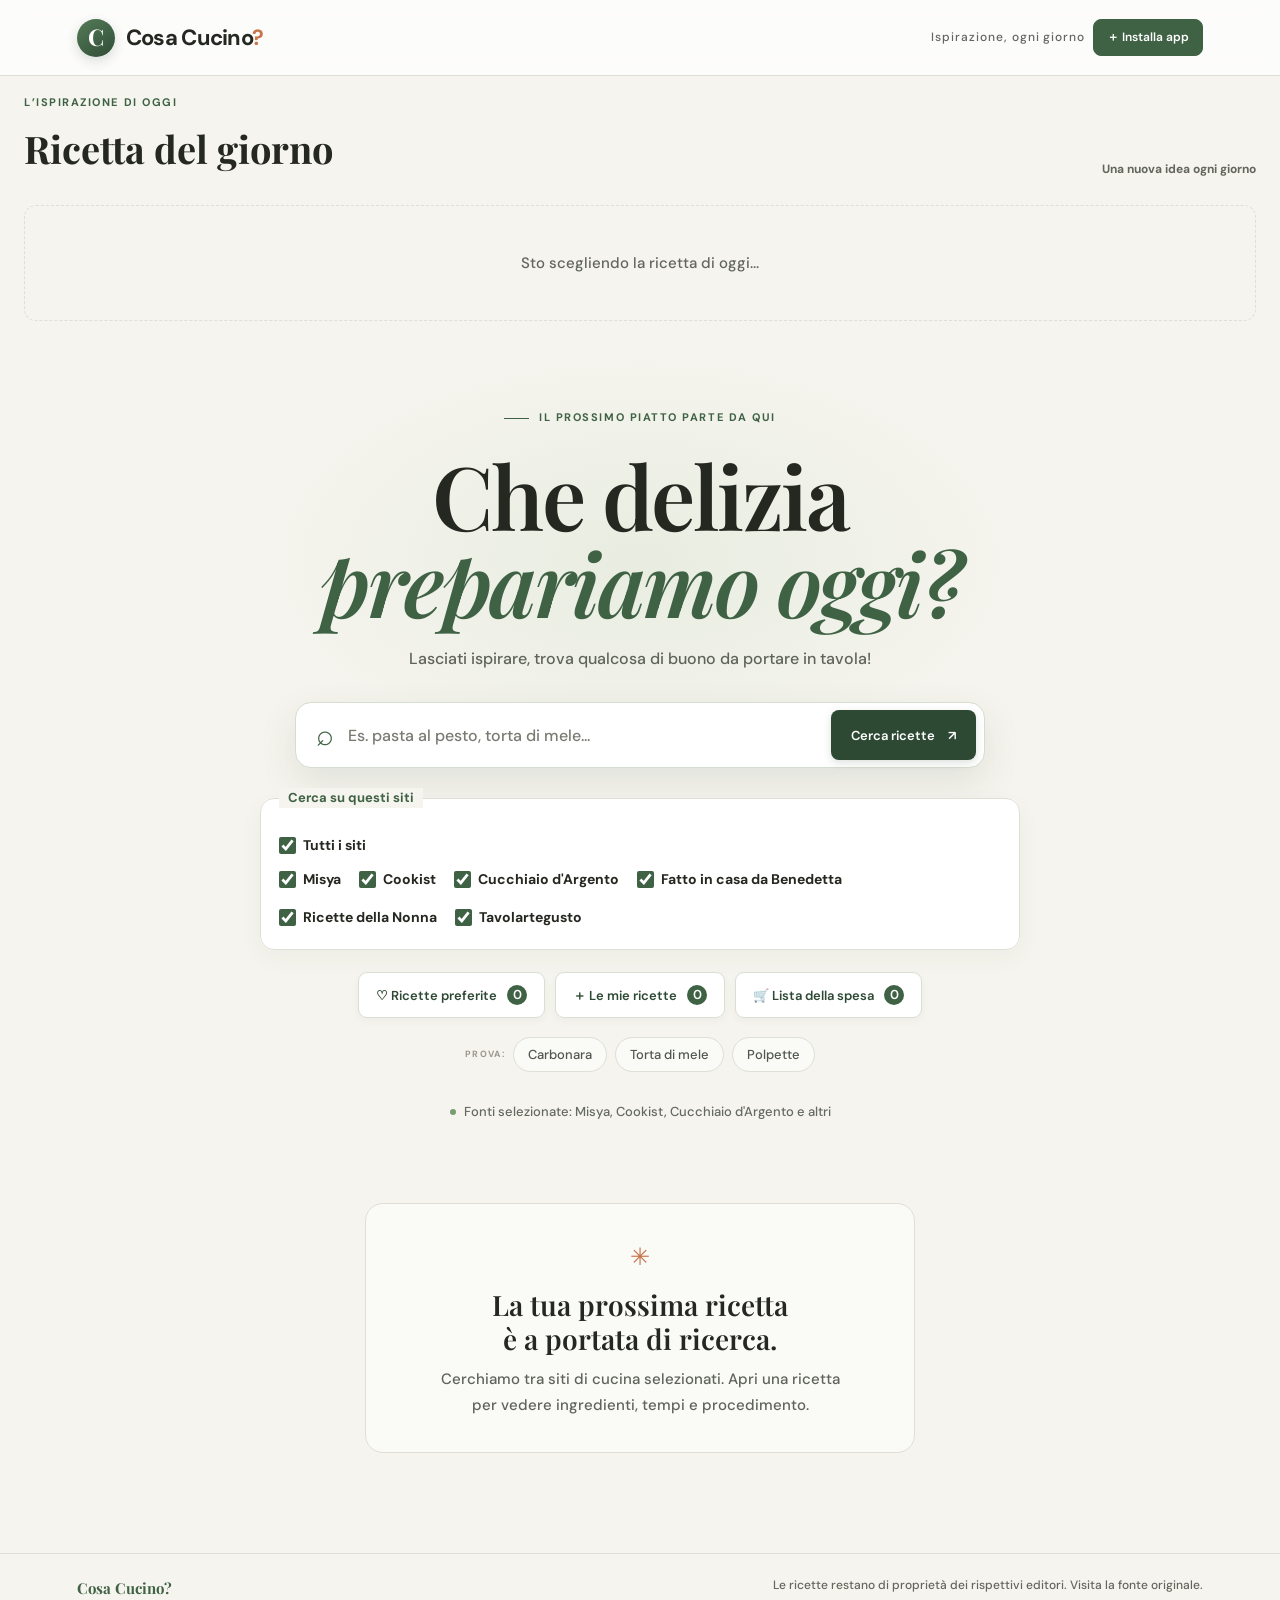
<file: backup/public/index.html>
<!doctype html>
<html lang="it">
<head>
  <meta charset="utf-8">
  <meta name="viewport" content="width=device-width, initial-scale=1">
  <meta name="theme-color" content="#3f6245">
  <link rel="manifest" href="/manifest.webmanifest">
  <link rel="icon" href="/icons/icon.svg" type="image/svg+xml">
  <link rel="apple-touch-icon" href="/icons/icon.svg">
  <meta name="description" content="Cosa Cucino? Trova ogni giorno idee e ricette dai tuoi siti di cucina preferiti.">
  <title>Cosa Cucino? — trova la tua prossima ricetta</title>
  <link rel="preconnect" href="https://fonts.googleapis.com">
  <link rel="preconnect" href="https://fonts.gstatic.com" crossorigin>
  <link href="https://fonts.googleapis.com/css2?family=DM+Sans:wght@400;500;600;700&family=Playfair+Display:wght@600;700&display=swap" rel="stylesheet">
  <link rel="stylesheet" href="/styles.css?v=17">
</head>
<body>
  <header class="topbar">
    <a class="brand" href="/" aria-label="Cosa Cucino? home"><span class="brand-mark">C</span><span>Cosa Cucino<span class="brand-dot">?</span></span></a>
    <div class="top-actions"><span class="top-note">Ispirazione, ogni giorno</span><button id="install-app" class="install-app-button" type="button">＋ Installa app</button></div>
  </header>
  <main>
    <section id="daily-recipe-section" class="results-section daily-recipe-section">
      <div class="section-heading"><div><div class="eyebrow">L’ISPIRAZIONE DI OGGI</div><h2>Ricetta del giorno</h2></div><span class="result-count">Una nuova idea ogni giorno</span></div>
      <div id="daily-recipe" class="results-grid"><div class="empty-state">Sto scegliendo la ricetta di oggi...</div></div>
    </section>
    <section class="hero">
      <div class="eyebrow"><span class="eyebrow-line"></span> IL PROSSIMO PIATTO PARTE DA QUI</div>
      <h1>Che delizia<br><em>prepariamo oggi?</em></h1>
      <p class="hero-copy">Lasciati ispirare, trova qualcosa di buono da portare in tavola!</p>
      <form id="search-form" class="search-form">
        <span class="search-icon" aria-hidden="true">⌕</span>
        <input id="query" type="search" placeholder="Es. pasta al pesto, torta di mele..." autocomplete="off" minlength="2" required>
        <button type="submit">Cerca ricette <span aria-hidden="true">↗</span></button>
      </form>
      <fieldset class="site-chooser">
        <legend>Cerca su questi siti</legend>
        <label class="site-option site-all"><input id="sites-all" type="checkbox" checked> Tutti i siti</label>
        <div class="site-options">
          <label class="site-option"><input type="checkbox" name="search-site" value="misya.info" checked> Misya</label>
          <label class="site-option"><input type="checkbox" name="search-site" value="cookist.it" checked> Cookist</label>
          <label class="site-option"><input type="checkbox" name="search-site" value="cucchiaio.it" checked> Cucchiaio d'Argento</label>
          <label class="site-option"><input type="checkbox" name="search-site" value="fattoincasadabenedetta.it" checked> Fatto in casa da Benedetta</label>
          <label class="site-option"><input type="checkbox" name="search-site" value="ricettedellanonna.net" checked> Ricette della Nonna</label>
          <label class="site-option"><input type="checkbox" name="search-site" value="tavolartegusto.it" checked> Tavolartegusto</label>
        </div>
      </fieldset>
      <div class="home-actions"><button id="show-favorites" class="favorites-home-button" type="button">♡ Ricette preferite <span id="favorites-count">0</span></button><button id="show-personal" class="favorites-home-button" type="button">＋ Le mie ricette <span id="personal-count">0</span></button><button id="show-shopping" class="favorites-home-button" type="button">🛒 Lista della spesa <span id="shopping-count">0</span></button></div>
      <div class="popular"><span>PROVA:</span><button class="chip" data-query="pasta alla carbonara">Carbonara</button><button class="chip" data-query="torta di mele">Torta di mele</button><button class="chip" data-query="polpette al sugo">Polpette</button></div>
      <div class="source-line"><span class="source-dot"></span> Fonti selezionate: Misya, Cookist, Cucchiaio d'Argento e altri</div>
    </section>
    <section id="results-section" class="results-section" hidden>
      <div class="section-heading"><div><div class="eyebrow">LA SELEZIONE PER TE</div><h2 id="results-title">Risultati</h2></div><span id="result-count" class="result-count"></span></div>
      <div id="results" class="results-grid"></div>
    </section>
    <section id="favorites-section" class="results-section" hidden>
      <div class="section-heading"><div><div class="eyebrow">LA TUA RACCOLTA</div><h2>Ricette preferite</h2></div><button id="back-home" class="back-home-button" type="button">Torna alla home</button></div>
      <div class="personal-tools"><input id="favorites-search" type="search" placeholder="Cerca nelle ricette preferite..."><select id="favorites-category-filter" aria-label="Filtra per categoria"><option value="">Tutte le categorie</option><option>Primo</option><option>Secondo</option><option>Contorno</option><option>Antipasto</option><option>Dolce</option><option>Altro</option></select></div><div id="favorites-grid" class="results-grid"></div>
    </section>
    <section id="personal-section" class="results-section" hidden>
      <div class="section-heading"><div><div class="eyebrow">IL TUO RICETTARIO</div><h2>Le mie ricette</h2></div><button id="personal-back" class="back-home-button" type="button">Torna alla home</button></div>
      <div class="personal-tools"><input id="personal-search" type="search" placeholder="Cerca nelle mie ricette..."><select id="personal-category-filter" aria-label="Filtra per categoria"><option value="">Tutte le categorie</option><option>Primo</option><option>Secondo</option><option>Contorno</option><option>Antipasto</option><option>Dolce</option><option>Altro</option></select></div><div id="personal-grid" class="results-grid"></div>
      <div class="personal-add-area"><button id="personal-add" class="recipe-button" type="button">＋ Aggiungi ricetta</button></div>
      <form id="personal-form" class="personal-form" hidden>
        <h3>Aggiungi una ricetta personale</h3>
        <label for="personal-title">Nome della ricetta</label><input id="personal-title" required maxlength="100" placeholder="Es. Lasagne della nonna">
        <label for="personal-category">Categoria</label><select id="personal-category"><option>Primo</option><option>Secondo</option><option>Contorno</option><option>Antipasto</option><option>Dolce</option><option selected>Altro</option></select>
        <label for="personal-ingredients">Ingredienti</label><textarea id="personal-ingredients" required rows="4" placeholder="Scrivi gli ingredienti, uno per riga"></textarea>
        <label for="personal-steps">Preparazione</label><textarea id="personal-steps" required rows="5" placeholder="Descrivi i passaggi, uno per riga"></textarea>
        <label for="personal-photo">Foto della ricetta (facoltativa)</label><input id="personal-photo" type="file" accept="image/*">
        <label for="personal-time">Tempo di preparazione (minuti, facoltativo)</label><input id="personal-time" type="number" min="1" max="1440" placeholder="Es. 45">
        <button type="submit" class="recipe-button">Salva ricetta personale</button>
      </form>

    </section>
    <section id="shopping-section" class="results-section" hidden>
      <div class="section-heading"><div><div class="eyebrow">LA TUA SPESA</div><h2>Lista della spesa</h2></div><button id="shopping-back" class="back-home-button" type="button">Torna alla home</button></div>
      <p class="shopping-hint">Spunta gli ingredienti man mano che li acquisti.</p>
      <div id="shopping-list" class="shopping-list"></div>
      <div class="shopping-actions"><button id="shopping-clear" class="favorite-remove" type="button">Svuota lista</button></div>
    </section>
    <section id="welcome" class="welcome">
      <div class="welcome-icon">✳</div>
      <h2>La tua prossima ricetta<br>è a portata di ricerca.</h2>
      <p>Cerchiamo tra siti di cucina selezionati. Apri una ricetta per vedere ingredienti, tempi e procedimento.</p>
    </section>
  </main>
  <div id="recipe-modal" class="modal" hidden>
    <div class="modal-backdrop" data-close></div>
    <article class="recipe-panel" role="dialog" aria-modal="true" aria-labelledby="recipe-title">
      <button class="close-button" data-close aria-label="Chiudi">×</button>
      <div id="recipe-content"></div>
    </article>
  </div>
  <div id="toast" class="toast" role="status" aria-live="polite"></div>
  <footer><span>Cosa Cucino?</span><span>Le ricette restano di proprietà dei rispettivi editori. Visita la fonte originale.</span></footer>
  <script src="/app.js?v=19" defer></script>
</body>
</html>
</file>
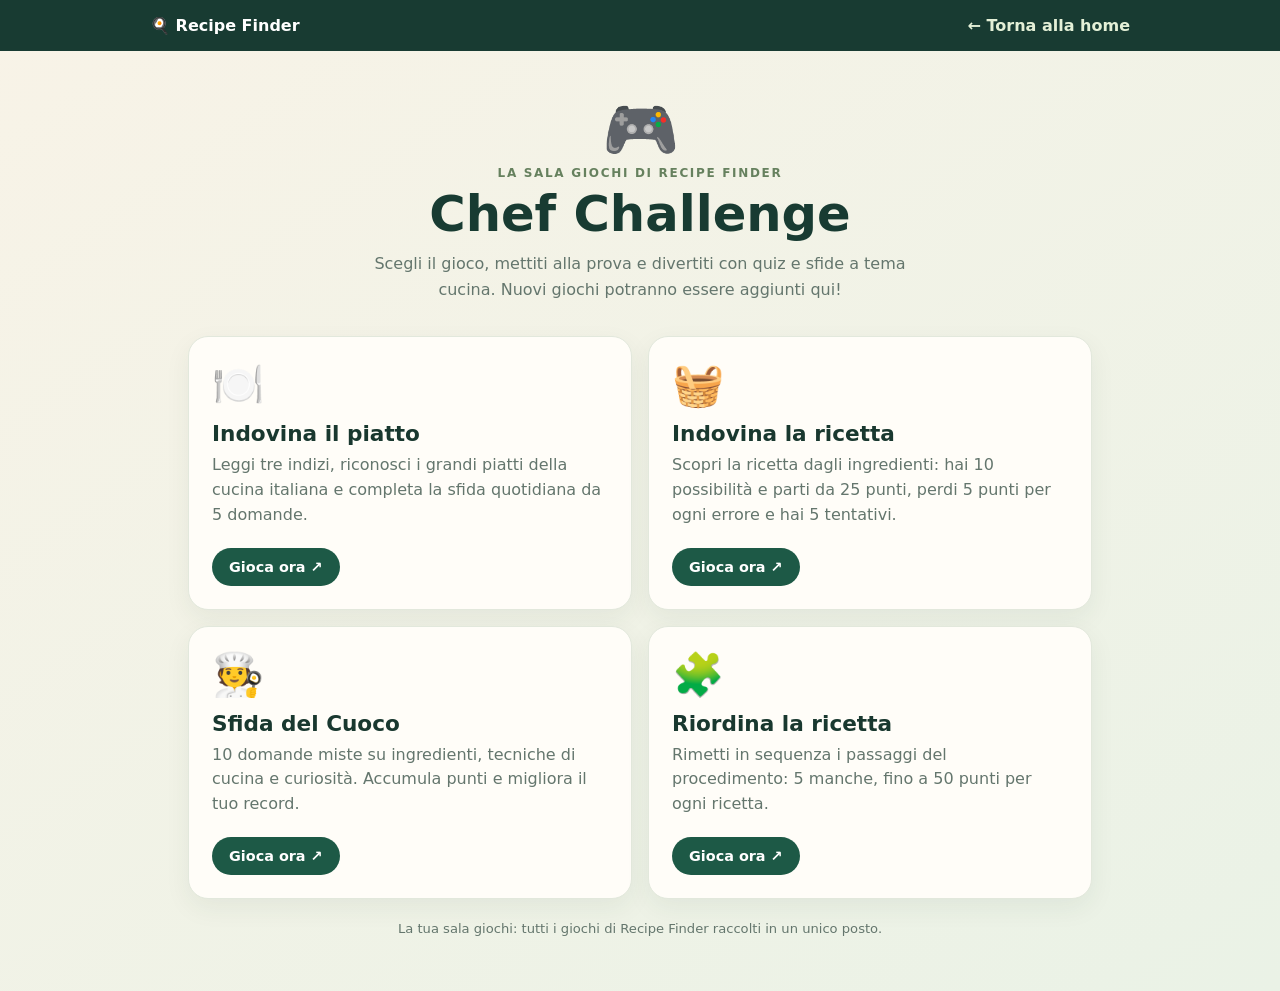
<file: public/chef-challenge.html>
<!doctype html>
<html lang="it">
<head>
<meta charset="utf-8"><meta name="viewport" content="width=device-width,initial-scale=1"><meta name="theme-color" content="#183b32">
<title>Chef Challenge – Sala giochi Recipe Finder</title>
<style>
html{overscroll-behavior-y:none}
:root{color-scheme:light;--ink:#19382f;--muted:#64766d;--paper:#fffdf8;--green:#1d5946;--lime:#e8f1dc;--line:#e2e8dc}
*{box-sizing:border-box}body{margin:0;min-height:100vh;background:linear-gradient(145deg,#f8f3e7,#eaf2e6);color:var(--ink);font-family:system-ui,-apple-system,Segoe UI,sans-serif}
header{background:#183b32;color:white;padding:16px max(18px,calc((100% - 980px)/2));display:flex;justify-content:space-between;align-items:center;gap:12px}header a{color:#e4f0d7;text-decoration:none;font-weight:700}
main{max-width:940px;margin:auto;padding:26px 18px 55px}.hero{text-align:center;padding:16px 8px 26px}.hero-icon{font-size:62px} .eyebrow{font-size:.75rem;letter-spacing:.14em;font-weight:850;color:#66815e}h1{font-size:clamp(2rem,6vw,3.1rem);margin:5px 0;color:#183b32}.hero p{max-width:570px;margin:8px auto;color:var(--muted);line-height:1.6}
.games{display:grid;grid-template-columns:repeat(2,minmax(0,1fr));gap:16px}.game{display:flex;flex-direction:column;align-items:flex-start;min-height:250px;padding:23px;background:var(--paper);border:1px solid var(--line);border-radius:20px;box-shadow:0 9px 26px #183b3210;text-decoration:none;color:inherit;transition:transform .18s,border-color .18s,box-shadow .18s}.game:hover{transform:translateY(-3px);border-color:#9db88f;box-shadow:0 14px 30px #183b3219}.game-icon{font-size:42px;margin-bottom:12px}.game h2{font-size:1.35rem;margin:0 0 7px}.game p{color:var(--muted);line-height:1.55;margin:0 0 20px}.go{margin-top:auto;background:var(--green);color:white;border-radius:99px;padding:11px 17px;font-weight:800;font-size:.9rem}.soon{background:#f0f1e8;color:#788276}.note{text-align:center;color:var(--muted);font-size:.82rem;margin:22px 0 0}
@media(max-width:600px){.games{grid-template-columns:1fr}.game{min-height:215px}header{padding:13px 15px}}
</style>
</head>
<body>
<header><strong>🍳 Recipe Finder</strong><a href="/">← Torna alla home</a></header>
<main>
<section class="hero"><div class="hero-icon">🎮</div><div class="eyebrow">LA SALA GIOCHI DI RECIPE FINDER</div><h1>Chef Challenge</h1><p>Scegli il gioco, mettiti alla prova e divertiti con quiz e sfide a tema cucina. Nuovi giochi potranno essere aggiunti qui!</p></section>
<section class="games" aria-label="Scegli un gioco">
<a class="game" href="/chef-challenge-game.html"><div class="game-icon">🍽️</div><h2>Indovina il piatto</h2><p>Leggi tre indizi, riconosci i grandi piatti della cucina italiana e completa la sfida quotidiana da 5 domande.</p><span class="go">Gioca ora ↗</span></a>
<a class="game" href="/ingredient-riddle.html"><div class="game-icon">🧺</div><h2>Indovina la ricetta</h2><p>Scopri la ricetta dagli ingredienti: hai 10 possibilità e parti da 25 punti, perdi 5 punti per ogni errore e hai 5 tentativi.</p><span class="go">Gioca ora ↗</span></a>
<a class="game" href="/chef-cookoff.html"><div class="game-icon">🧑‍🍳</div><h2>Sfida del Cuoco</h2><p>10 domande miste su ingredienti, tecniche di cucina e curiosità. Accumula punti e migliora il tuo record.</p><span class="go">Gioca ora ↗</span></a>
<a class="game" href="/recipe-order.html"><div class="game-icon">🧩</div><h2>Riordina la ricetta</h2><p>Rimetti in sequenza i passaggi del procedimento: 5 manche, fino a 50 punti per ogni ricetta.</p><span class="go">Gioca ora ↗</span></a>
</section>
<p class="note">La tua sala giochi: tutti i giochi di Recipe Finder raccolti in un unico posto.</p>
</main>
</body></html>
</file>
<file: styles.css>
:root{--ink:#24251f;--muted:#77786f;--paper:#f7f5ef;--card:#fffefa;--green:#49694c;--green-dark:#304c35;--line:#e6e2d8;--orange:#d98255}*{box-sizing:border-box}body{margin:0;background:var(--paper);color:var(--ink);font-family:"DM Sans",sans-serif}.topbar{height:76px;padding:0 max(6vw,24px);display:flex;align-items:center;justify-content:space-between;border-bottom:1px solid var(--line)}.brand{display:flex;align-items:center;gap:10px;color:var(--ink);text-decoration:none;font-size:21px;font-weight:700;letter-spacing:-1px}.brand-mark{display:grid;place-items:center;width:32px;height:32px;background:var(--green);color:white;border-radius:50%;font-family:"Playfair Display",serif;font-size:20px}.brand-dot{color:var(--orange)}.top-note{font-size:12px;color:var(--muted);letter-spacing:.08em}.hero{max-width:900px;margin:0 auto;padding:92px 24px 58px;text-align:center}.eyebrow{display:flex;align-items:center;justify-content:center;gap:10px;color:var(--green);font-size:10px;font-weight:700;letter-spacing:.18em}.eyebrow-line{height:1px;width:25px;background:var(--green)}h1,h2{font-family:"Playfair Display",Georgia,serif}h1{font-size:clamp(54px,8vw,88px);line-height:.99;letter-spacing:-3px;margin:24px 0 20px;font-weight:600}h1 em{color:var(--green);font-weight:600}.hero-copy{font-size:15px;line-height:1.7;color:var(--muted);max-width:490px;margin:0 auto 30px}.search-form{height:66px;max-width:690px;margin:0 auto;display:flex;align-items:center;padding:7px 8px 7px 20px;background:var(--card);border:1px solid #dedbd1;border-radius:12px;box-shadow:0 10px 35px #39351d0a}.search-icon{font-size:30px;color:var(--green);line-height:1}.search-form input{min-width:0;flex:1;border:0;outline:0;background:transparent;padding:0 14px;font:inherit;font-size:14px;color:var(--ink)}.search-form input::placeholder{color:#a2a197}.search-form button{height:50px;border:0;border-radius:8px;background:var(--green);color:white;padding:0 20px;font:600 13px "DM Sans";cursor:pointer;transition:.2s}.search-form button:hover{background:var(--green-dark)}.search-form button span{margin-left:10px}.popular{display:flex;justify-content:center;align-items:center;gap:8px;flex-wrap:wrap;margin:19px 0 30px}.popular>span{font-size:9px;letter-spacing:.14em;color:#99978d;font-weight:700}.chip{border:1px solid var(--line);background:transparent;border-radius:30px;padding:7px 12px;color:#68695f;font:500 11px "DM Sans";cursor:pointer}.chip:hover{border-color:var(--green);color:var(--green)}.source-line{display:flex;justify-content:center;align-items:center;gap:8px;font-size:11px;color:#8a897f}.source-dot{width:6px;height:6px;background:#7b9b70;border-radius:50%}.welcome{max-width:550px;margin:30px auto 100px;text-align:center;padding:38px 24px;border-top:1px solid var(--line)}.welcome-icon{font-size:24px;color:var(--orange)}.welcome h2{font-size:28px;line-height:1.2;font-weight:600;margin:12px 0}.welcome p{font-size:13px;line-height:1.7;color:var(--muted);max-width:420px;margin:auto}.results-section{max-width:1120px;margin:0 auto;padding:20px 24px 90px}.section-heading{display:flex;justify-content:space-between;align-items:end;margin-bottom:22px}.section-heading .eyebrow{justify-content:flex-start}.section-heading h2{font-size:34px;margin:7px 0 0}.result-count{font-size:12px;color:var(--muted)}.results-grid{display:grid;grid-template-columns:repeat(3,minmax(0,1fr));gap:17px}.result-card{background:var(--card);border:1px solid var(--line);border-radius:12px;overflow:hidden;display:flex;flex-direction:column;min-height:190px}.result-image{height:150px;background:#e9e5d9;object-fit:cover;width:100%}.result-placeholder{height:115px;background:linear-gradient(135deg,#e9e5d9,#f1eee5);display:grid;place-items:center;color:#8d9b80;font-size:35px}.result-body{padding:17px;display:flex;flex:1;flex-direction:column}.result-source{font-size:9px;letter-spacing:.12em;text-transform:uppercase;color:var(--green);font-weight:700}.result-card h3{font-family:"Playfair Display",serif;font-size:19px;line-height:1.25;font-weight:600;margin:8px 0}.result-card p{font-size:12px;line-height:1.55;color:var(--muted);margin:0 0 14px}.card-actions{margin-top:auto;display:flex;align-items:center;justify-content:space-between;gap:8px}.text-link,.recipe-button{font:600 11px "DM Sans";text-decoration:none;color:var(--green);cursor:pointer}.recipe-button{border:0;background:#edf1e9;border-radius:6px;padding:9px 12px}.recipe-button:hover{background:#dfe8dc}.empty-state,.error-state{grid-column:1/-1;text-align:center;padding:45px 20px;border:1px dashed var(--line);border-radius:12px;color:var(--muted);font-size:13px}.modal{position:fixed;inset:0;z-index:5;display:grid;place-items:center;padding:20px}.modal-backdrop{position:absolute;inset:0;background:#191b18a8;backdrop-filter:blur(3px)}.recipe-panel{position:relative;z-index:1;background:var(--card);width:min(720px,100%);max-height:90vh;overflow:auto;border-radius:15px;padding:34px}.close-button{position:absolute;right:15px;top:12px;border:0;background:#f0eee7;border-radius:50%;width:34px;height:34px;font-size:23px;cursor:pointer}.recipe-panel h2{font-size:34px;line-height:1.1;margin:8px 35px 10px 0}.recipe-meta{color:var(--muted);font-size:12px;margin-bottom:22px}.recipe-image{width:100%;max-height:260px;object-fit:cover;border-radius:9px;margin:5px 0 20px}.recipe-panel h3{font:700 11px "DM Sans";letter-spacing:.13em;text-transform:uppercase;color:var(--green);margin:24px 0 12px}.recipe-panel li{font-size:13px;line-height:1.7;margin:6px 0}.recipe-panel .source-visit{display:inline-block;margin-top:20px;padding:12px 16px;background:var(--green);color:white;text-decoration:none;border-radius:7px;font-size:12px;font-weight:600}.toast{position:fixed;bottom:22px;left:50%;transform:translate(-50%,20px);background:#252820;color:white;padding:12px 17px;border-radius:8px;font-size:12px;opacity:0;pointer-events:none;transition:.2s;z-index:10}.toast.show{opacity:1;transform:translate(-50%,0)}footer{border-top:1px solid var(--line);padding:22px max(6vw,24px);display:flex;justify-content:space-between;gap:20px;color:var(--muted);font-size:10px}footer span:first-child{font-weight:700;color:var(--green)}@media(max-width:760px){.hero{padding-top:65px}.results-grid{grid-template-columns:repeat(2,minmax(0,1fr))}.top-note{display:none}}@media(max-width:520px){.topbar{height:64px}.hero{padding:54px 18px 35px}h1{font-size:57px}.search-form{height:auto;min-height:60px;padding:6px 7px 6px 12px}.search-form button{padding:0 12px;font-size:11px}.search-form input{font-size:12px;padding:0 8px}.popular{margin-bottom:24px}.source-line{font-size:10px}.results-grid{grid-template-columns:1fr}.result-image{height:190px}.recipe-panel{padding:26px 20px}.recipe-panel h2{font-size:28px}footer{flex-direction:column;gap:8px}}

/* Keep the recipe dialog hidden until a recipe is opened. */
.modal[hidden]{display:none!important}

.home-actions{display:flex;justify-content:center;margin:0 auto 16px}
.favorites-home-button,.back-home-button{border:1px solid var(--green);background:#edf1e9;color:var(--green-dark);border-radius:8px;padding:11px 16px;font:600 12px "DM Sans";cursor:pointer}
.favorites-home-button:hover,.back-home-button:hover{background:#dfe8dc}
.favorites-home-button span{display:inline-grid;place-items:center;min-width:20px;height:20px;margin-left:7px;padding:0 5px;border-radius:20px;background:var(--green);color:white}
.favorite-toggle{position:sticky;top:0;z-index:2;display:block;width:100%;margin:0 0 18px;padding:13px 16px;border:1px solid var(--green);border-radius:8px;background:#edf1e9;color:var(--green-dark);font:700 13px "DM Sans";text-align:center;cursor:pointer}
.favorite-toggle[aria-pressed="true"]{background:var(--green);color:white}
.favorite-remove{border:0;background:transparent;color:#9b5945;font:600 11px "DM Sans";cursor:pointer;padding:8px}
@media(max-width:520px){.home-actions{margin-bottom:12px}.section-heading{align-items:flex-start;gap:12px}.back-home-button{white-space:nowrap;padding:9px 10px}}

.home-actions{gap:10px;flex-wrap:wrap}
.personal-form{max-width:680px;margin:0 auto 34px;padding:22px;background:var(--card);border:1px solid var(--line);border-radius:12px;display:flex;flex-direction:column;gap:9px}
.personal-form h3{font-family:"Playfair Display",serif;font-size:23px;margin:0 0 8px}
.personal-form label{font-size:12px;font-weight:600;color:var(--green-dark);margin-top:5px}
.personal-form input,.personal-form textarea{width:100%;border:1px solid var(--line);border-radius:7px;background:#fff;padding:11px 12px;font:13px "DM Sans";color:var(--ink);resize:vertical}
.personal-form input:focus,.personal-form textarea:focus{outline:2px solid #b7c8b3;border-color:var(--green)}
.personal-form .recipe-button{align-self:flex-start;margin-top:8px;padding:12px 16px}
.personal-list-title{max-width:680px;margin:0 auto 15px;font:600 20px "Playfair Display",serif}

.personal-form input[type="file"]{padding:9px;background:#fff}
.result-card .result-image{width:100%;height:180px;object-fit:cover;display:block}
.recipe-photo{display:block;width:100%;max-height:420px;object-fit:contain;border-radius:10px;margin:16px 0 22px}

.personal-form[hidden],#personal-add[hidden]{display:none!important}.personal-add-area{display:flex;justify-content:center;margin:28px 0 10px}.personal-add-area .recipe-button{padding:13px 22px;font-size:13px}

.personal-form select,.personal-tools input,.personal-tools select{width:100%;border:1px solid var(--line);border-radius:7px;background:#fff;padding:11px 12px;font:13px "DM Sans";color:var(--ink)}
.personal-tools{display:grid;grid-template-columns:2fr 1fr;gap:12px;margin:0 0 20px}
.shopping-add{margin-top:12px;width:100%;border:1px solid var(--green);border-radius:7px;background:#edf1e9;color:var(--green-dark);padding:10px;font:600 11px "DM Sans";cursor:pointer}
.shopping-hint{color:var(--muted);font-size:13px;margin:-8px 0 18px}
.shopping-list{max-width:760px;margin:0 auto;background:var(--card);border:1px solid var(--line);border-radius:12px;padding:12px 18px}
.shopping-item{display:flex;align-items:center;gap:12px;padding:13px 4px;border-bottom:1px solid var(--line);font-size:13px}
.shopping-item:last-child{border-bottom:0}
.shopping-item input{width:18px;height:18px;accent-color:var(--green)}
.shopping-item span{flex:1}
.shopping-item .checked{text-decoration:line-through;color:var(--muted)}
.shopping-actions{max-width:760px;margin:15px auto;text-align:right}
@media(max-width:520px){.personal-tools{grid-template-columns:1fr;gap:8px}}

.favorite-category-label{display:flex;align-items:center;gap:8px;margin:10px 0;color:var(--muted);font-size:12px}.favorite-category{flex:1;min-width:0;border:1px solid var(--line);border-radius:7px;background:#fff;padding:8px;font:12px 'DM Sans';color:var(--ink)}

.favorite-category-choice{display:grid;gap:8px;margin:12px 0;padding:12px;border:1px solid var(--line);border-radius:8px;background:#fff}.favorite-category-choice label{font-size:13px;font-weight:600}.favorite-category-choice select{width:100%;padding:10px;border:1px solid var(--line);border-radius:7px;background:#fff;font:13px 'DM Sans';color:var(--ink)}

.site-chooser{max-width:760px;margin:14px auto 22px;padding:12px 16px;border:1px solid var(--line);border-radius:10px;text-align:left;background:rgba(255,254,250,.75)}
.site-chooser legend{padding:0 7px;color:var(--green);font-size:12px;font-weight:700}
.site-option{display:inline-flex;align-items:center;gap:7px;color:var(--ink);font-size:12px;cursor:pointer}
.site-option input{accent-color:var(--green);width:15px;height:15px;margin:0}
.site-all{font-weight:700;padding-bottom:10px}
.site-options{display:flex;flex-wrap:wrap;gap:10px 18px}
@media(max-width:520px){.site-chooser{margin:12px 0 18px;padding:11px 12px}.site-options{display:grid;grid-template-columns:1fr;gap:11px}}


/* Visual polish: calmer spacing, stronger contrast and more readable text. */
:root{--ink:#242820;--muted:#62665d;--paper:#f5f4ee;--card:#fff;--green:#3f6245;--green-dark:#2d4933;--line:#dedfd5;--orange:#c8754b}
body{font-size:16px;line-height:1.6;-webkit-font-smoothing:antialiased}
.topbar{background:rgba(255,255,255,.72);backdrop-filter:blur(10px)}
.hero{padding-top:76px}
.eyebrow{font-size:11px;letter-spacing:.14em}
.hero-copy{font-size:16px;color:#5f635a}
.search-form{border-radius:16px;box-shadow:0 12px 32px rgba(44,54,38,.08)}
.search-form input{font-size:16px}
.search-form input::placeholder{color:#777b72;opacity:1}
.search-form button,.recipe-panel .source-visit{background:var(--green-dark)}
.chip{font-size:13px;color:#50564d;background:rgba(255,255,255,.55);padding:8px 14px}
.source-line{font-size:13px;color:#656a60}
.site-chooser{background:#fff;border-color:#dfe2d8;border-radius:14px;padding:15px 18px;box-shadow:0 5px 18px rgba(44,54,38,.04)}
.site-chooser legend{font-size:13px}
.site-option{font-size:14px;line-height:1.45;padding:3px 0}
.site-option input{width:17px;height:17px}
.welcome{margin-top:22px}
.welcome p{font-size:15px;color:#5f635a}
.results-section{padding-top:30px}
.section-heading{margin-bottom:26px}
.section-heading h2{font-size:clamp(30px,4vw,38px)}
.results-grid{gap:22px}
.result-card{border-color:#e1e2d9;border-radius:16px;box-shadow:0 5px 18px rgba(42,48,37,.045);transition:transform .18s ease,box-shadow .18s ease}
.result-card:hover{transform:translateY(-2px);box-shadow:0 10px 26px rgba(42,48,37,.09)}
.result-card .result-image{height:190px}
.result-body{padding:19px}
.result-source{font-size:11px;letter-spacing:.09em;color:#365b3d}
.result-card h3{font-size:21px;line-height:1.35;color:#262b24}
.result-card p{font-size:14px;line-height:1.65;color:#5d6259}
.recipe-button,.text-link{font-size:13px}
.recipe-button,.favorites-home-button,.back-home-button,.shopping-add{border-radius:9px}
.recipe-button{padding:10px 14px}
.empty-state,.error-state{font-size:15px;line-height:1.6}
.recipe-panel{border-radius:18px;box-shadow:0 18px 60px rgba(0,0,0,.2)}
.recipe-panel h2{font-size:clamp(28px,5vw,38px);line-height:1.2}
.recipe-panel h3{font-size:13px;letter-spacing:.09em}
.recipe-panel li{font-size:15px;line-height:1.8;color:#343a32;margin:8px 0}
.recipe-meta{font-size:14px;color:#555c52}
.personal-form{padding:26px;border-radius:16px;box-shadow:0 6px 22px rgba(42,48,37,.05)}
.personal-form label{font-size:14px}
.personal-form input,.personal-form textarea,.personal-form select,.personal-tools input,.personal-tools select{font-size:15px;min-height:44px}
.favorite-category-label{font-size:14px}
.favorite-category{font-size:14px}
.shopping-hint{font-size:15px;color:#5f635a}
.shopping-list{border-radius:16px;padding:14px 20px}
.shopping-item{font-size:15px;line-height:1.5}
.favorites-home-button,.back-home-button{font-size:13px;padding:12px 17px}
button,input,select,textarea{font-family:"DM Sans",sans-serif}
button{transition:background-color .18s ease,border-color .18s ease,transform .18s ease}
button:focus-visible,a:focus-visible,input:focus-visible,select:focus-visible,textarea:focus-visible{outline:3px solid #9bb49a;outline-offset:3px}
footer{font-size:12px;line-height:1.6}
@media(max-width:760px){.hero{padding-top:58px}.results-grid{gap:15px}.result-card h3{font-size:19px}}
@media(max-width:520px){
 body{font-size:15px}.hero{padding:48px 16px 34px}h1{font-size:clamp(48px,13vw,60px);letter-spacing:-2px}
 .hero-copy{font-size:15px}.search-form input{font-size:14px}.search-form button{font-size:12px}
 .site-option{font-size:14px}.results-section{padding:18px 16px 65px}
 .results-grid{grid-template-columns:1fr;gap:17px}.result-card .result-image{height:205px}
 .result-body{padding:18px}.result-card h3{font-size:21px}.result-card p{font-size:14px}
 .recipe-panel{padding:25px 19px;max-height:92vh}.recipe-panel li{font-size:14px}
 .personal-form{padding:19px}footer{font-size:11px}
}
@media(prefers-reduced-motion:reduce){*,*::before,*::after{scroll-behavior:auto!important;transition:none!important}}


/* Identità visiva Cosa Cucino? */
.brand{font-size:22px;letter-spacing:-.7px;gap:11px}
.brand-mark{width:38px;height:38px;font-size:23px;background:linear-gradient(145deg,#547b58,#304d36);box-shadow:0 4px 12px rgba(48,77,54,.18)}
.brand-dot{color:var(--orange)}
.hero{position:relative}
.hero:before{content:"";position:absolute;z-index:-1;left:50%;top:18px;transform:translateX(-50%);width:min(760px,95vw);height:420px;border-radius:50%;background:radial-gradient(ellipse,rgba(222,231,213,.55),rgba(245,244,238,0) 70%);pointer-events:none}
h1{letter-spacing:-2.5px}
.search-form{border:1px solid #d5ddcf;box-shadow:0 14px 38px rgba(47,73,49,.10)}
.search-form:focus-within{border-color:#789879;box-shadow:0 0 0 4px rgba(121,153,120,.13),0 14px 38px rgba(47,73,49,.09)}
.search-form button{box-shadow:0 3px 8px rgba(40,69,45,.16)}
.home-actions{gap:10px}
.favorites-home-button,.back-home-button{background:#fff;border-color:#d8e0d4;box-shadow:0 3px 10px rgba(47,73,49,.04)}
.favorites-home-button:hover,.back-home-button:hover{transform:translateY(-1px);border-color:#9bb49a;background:#f0f4ed}
.site-chooser{box-shadow:0 8px 24px rgba(47,73,49,.045)}
.welcome{background:rgba(255,255,255,.48);border:1px solid var(--line);border-radius:18px;padding:34px 24px}
footer span:first-child{font-family:"Playfair Display",Georgia,serif;font-size:15px}
@media(max-width:520px){.brand{font-size:20px}.brand-mark{width:35px;height:35px}.hero:before{height:340px}}

/* Ricetta del giorno: scheda a tutta larghezza e spazio inferiore ridotto. */
.daily-recipe-section{width:100%;max-width:none;padding:18px 24px 12px;margin:0}
.daily-recipe-section .results-grid{width:100%;max-width:none;grid-template-columns:minmax(0,1fr);gap:0}
.daily-recipe-section .result-card{width:100%;min-width:0}
.daily-recipe-section .result-card .result-image{width:100%;height:clamp(220px,34vw,390px);object-fit:cover}
.daily-recipe-section .result-body{padding:20px 22px}
@media(max-width:520px){
.daily-recipe-section{padding:12px 16px 8px}
.daily-recipe-section .result-card .result-image{height:220px}
.daily-recipe-section .result-body{padding:16px}
}

/* Installazione come app su Android */
.top-actions{display:flex;align-items:center;gap:14px}.install-app-button{border:1px solid var(--green);background:var(--green);color:#fff;border-radius:8px;padding:9px 13px;font:600 12px "DM Sans";cursor:pointer}.install-app-button:hover{background:var(--green-dark)}.install-app-button[hidden]{display:none!important}@media(max-width:520px){.top-actions{gap:0}.install-app-button{padding:9px 11px;font-size:11px}}


/* Ricerca sequenziale con avanzamento reale */
.search-progress{margin:0 0 22px;padding:16px 18px;background:#fff;border:1px solid #dfe4d9;border-radius:14px;box-shadow:0 5px 18px rgba(42,48,37,.045)}
.search-progress[hidden]{display:none!important}
.search-progress-top{display:flex;align-items:center;gap:13px}
.search-progress-copy{min-width:0;flex:1}
.search-progress-copy strong{display:block;color:var(--green-dark);font-size:14px}
.search-progress-copy p{margin:3px 0 0;color:var(--muted);font-size:12px;line-height:1.5}
.search-spinner{width:25px;height:25px;flex:0 0 25px;border:3px solid #e3e9df;border-top-color:var(--green);border-radius:50%;animation:recipe-search-spin .8s linear infinite}
.search-progress.is-done .search-spinner{animation:none;border-color:var(--green);position:relative}
.search-progress.is-done .search-spinner:after{content:"✓";position:absolute;inset:-2px;display:grid;place-items:center;color:var(--green);font-size:15px;font-weight:700}
.progress-track{height:7px;margin-top:13px;overflow:hidden;background:#edf0e9;border-radius:10px}
.progress-track>div{height:100%;width:0;background:linear-gradient(90deg,#72916e,#3f6245);border-radius:10px;transition:width .35s ease}
@keyframes recipe-search-spin{to{transform:rotate(360deg)}}
@media(prefers-reduced-motion:reduce){.search-spinner{animation:none}.progress-track>div{transition:none}}

.favorite-review{margin:12px 0;padding:12px;background:#f7f8f4;border:1px solid #e4e8df;border-radius:10px;display:grid;gap:7px}
.favorite-review label{font-size:12px;font-weight:600;color:var(--green-dark)}
.review-stars{display:flex;gap:5px}
.review-star{border:0;background:transparent;padding:0 2px;font-size:25px;line-height:1;color:#c7c9c1;cursor:pointer}
.review-star.is-active{color:#d49a36}
.favorite-review textarea{width:100%;min-height:58px;resize:vertical;border:1px solid var(--line);border-radius:7px;padding:9px;font:13px/1.5 "DM Sans";color:var(--ink);background:#fff}
.review-save{justify-self:start}
.history-list{max-width:760px;margin:0 auto;background:#fff;border:1px solid var(--line);border-radius:13px;padding:8px 16px}
.history-item{display:flex;align-items:center;gap:12px;padding:10px 2px;border-bottom:1px solid var(--line)}
.history-item:last-child{border-bottom:0}
.history-query{flex:1;min-width:0;text-align:left;border:0;background:transparent;color:var(--green-dark);font:600 14px "DM Sans";padding:7px 0;overflow-wrap:anywhere;cursor:pointer}
@media(max-width:520px){.favorite-review{padding:10px}}

/* Accessibilità: tema scuro e maggiore leggibilità */
body[data-theme="dark"] {
  color-scheme: dark;
  --ink: #f0eee6;
  --muted: #b5b6ad;
  --paper: #171b17;
  --card: #232923;
  --green: #a4c69f;
  --green-dark: #c1dfb8;
  --line: #3b443b;
  --orange: #efa47b;
}
body[data-theme="dark"] .topbar,
body[data-theme="dark"] .history-list,
body[data-theme="dark"] .search-form,
body[data-theme="dark"] .recipe-card,
body[data-theme="dark"] .favorite-card,
body[data-theme="dark"] .personal-card,
body[data-theme="dark"] .modal .recipe-panel,
body[data-theme="dark"] .shopping-list,
body[data-theme="dark"] .empty-state,
body[data-theme="dark"] .favorite-review textarea,
body[data-theme="dark"] input,
body[data-theme="dark"] select,
body[data-theme="dark"] textarea {
  background-color: var(--card);
  color: var(--ink);
  border-color: var(--line);
}
body[data-theme="dark"] .chip,
body[data-theme="dark"] .favorites-home-button,
body[data-theme="dark"] .back-home-button,
body[data-theme="dark"] .utility-toggle {
  color: var(--ink);
  border-color: var(--line);
}
body[data-theme="dark"] .top-note,
body[data-theme="dark"] .hero-copy,
body[data-theme="dark"] .source-line,
body[data-theme="dark"] .result-count,
body[data-theme="dark"] .popular > span,
body[data-theme="dark"] footer {
  color: var(--muted);
}
body[data-theme="dark"] .recipe-card p,
body[data-theme="dark"] .recipe-panel p,
body[data-theme="dark"] .recipe-panel li,
body[data-theme="dark"] .personal-card p,
body[data-theme="dark"] .favorite-card p {
  color: var(--muted);
}
body[data-theme="dark"] .modal-backdrop { background: #000b; }
body[data-theme="dark"] .install-app-button { background: var(--green); color: #172017; }
body[data-theme="dark"] .search-form input::placeholder,
body[data-theme="dark"] input::placeholder,
body[data-theme="dark"] textarea::placeholder { color: #9da69b; }
.utility-toggle {
  border: 1px solid var(--line);
  background: transparent;
  color: var(--ink);
  border-radius: 8px;
  padding: 9px 11px;
  font: 600 12px "DM Sans";
  cursor: pointer;
}
.utility-toggle.is-active { background: var(--green); color: #fff; border-color: var(--green); }
.top-actions { display:flex; align-items:center; gap:8px; }
body { font-weight: 500; }
button, input, select, textarea, label, strong, b, .result-count, .eyebrow { font-weight: 700; }
@media(max-width:700px) {
  .topbar { height:auto; min-height:76px; padding:14px 18px; align-items:flex-start; gap:12px; }
  .top-actions { justify-content:flex-end; flex-wrap:wrap; }
  .top-note { display:none; }
  .utility-toggle { font-size:11px; padding:8px; }
}


/* Correzione legenda e selettore dei siti: spaziatura e colori adattivi. */
.site-chooser {
  margin-top: 20px;
  padding: 16px 18px 18px;
  background: var(--card);
  border-color: var(--line);
}
.site-chooser legend {
  display: table;
  max-width: calc(100% - 24px);
  margin: 0 0 8px 0;
  padding: 0 9px;
  background: var(--paper);
  color: var(--green);
  line-height: 1.5;
}
.site-options {
  row-gap: 12px;
}
.site-option {
  color: var(--ink);
}
body[data-theme="dark"] .site-chooser {
  background: var(--card);
  border-color: var(--line);
}
body[data-theme="dark"] .site-chooser legend {
  background: var(--paper);
  color: var(--green);
}
@media (max-width: 520px) {
  .site-chooser {
    margin-top: 18px;
    padding: 15px 13px 16px;
  }
  .site-chooser legend {
    margin-bottom: 9px;
  }
}

/* Titolo separato dal bordo: evita sovrapposizioni della legenda nativa. */
.site-chooser {
  display: block;
  min-width: 0;
  margin: 20px auto 22px;
  padding: 16px 18px 18px;
  background: var(--card);
  border: 1px solid var(--line);
  border-radius: 14px;
}
.site-chooser-title {
  display: block;
  position: static;
  width: 100%;
  margin: 0 0 12px;
  padding: 0;
  color: var(--green);
  font-size: 14px;
  font-weight: 700;
  line-height: 1.4;
}
.site-chooser .site-all { margin-bottom: 8px; }
body[data-theme="dark"] .site-chooser { background: var(--card); border-color: var(--line); }
body[data-theme="dark"] .site-chooser-title { color: var(--green); }
@media (max-width: 520px) {
  .site-chooser { margin: 18px 0 18px; padding: 15px 13px 16px; }
  .site-chooser-title { margin-bottom: 11px; }
}


/* Informazioni chiave nella scheda ricetta */
.recipe-portions {
  display: flex;
  align-items: baseline;
  justify-content: space-between;
  gap: 14px;
  margin: 20px 0 12px;
  padding: 14px 16px;
  border: 1px solid var(--line);
  border-left: 4px solid var(--green);
  border-radius: 11px;
  background: var(--card);
  color: var(--ink);
}
.recipe-portions span {
  color: var(--muted);
  font-size: 11px;
  font-weight: 800;
  letter-spacing: .08em;
}
.recipe-portions strong {
  color: var(--green-dark);
  font-size: 18px;
  text-align: right;
}
.calorie-review {
  display: grid;
  gap: 6px;
  margin: 24px 0 4px;
  padding: 15px 16px;
  border: 1px solid var(--line);
  border-radius: 11px;
  background: var(--card);
  color: var(--ink);
}
.calorie-review strong { color: var(--green-dark); font-size: 14px; }
.calorie-review span { color: var(--muted); font-size: 13px; line-height: 1.5; }


/* Contrasto della valutazione calorica e leggibilità completa in tema scuro. */
.calorie-review-status {
  display: block;
  font-weight: 700;
}
.calorie-review-status--ok { color: #26743a !important; }
.calorie-review-status--over { color: #c62828 !important; }
.calorie-review-status--unknown { color: var(--muted) !important; }

body[data-theme="dark"] {
  --ink: #f3f4ef;
  --muted: #c0c8bd;
  --paper: #141914;
  --card: #222a23;
  --green: #b4d5ad;
  --green-dark: #c8e5c1;
  --line: #465247;
  --orange: #f0ad83;
  background: var(--paper);
  color: var(--ink);
}
body[data-theme="dark"] .topbar,
body[data-theme="dark"] .personal-form,
body[data-theme="dark"] .shopping-list,
body[data-theme="dark"] .site-chooser,
body[data-theme="dark"] .welcome,
body[data-theme="dark"] .recipe-panel,
body[data-theme="dark"] .result-card,
body[data-theme="dark"] .calorie-review,
body[data-theme="dark"] .recipe-portions {
  background: var(--card);
  color: var(--ink);
  border-color: var(--line);
}
body[data-theme="dark"] .hero-copy,
body[data-theme="dark"] .welcome p,
body[data-theme="dark"] .result-card p,
body[data-theme="dark"] .recipe-meta,
body[data-theme="dark"] .recipe-panel li,
body[data-theme="dark"] .shopping-hint,
body[data-theme="dark"] .shopping-item,
body[data-theme="dark"] .recipe-portions span,
body[data-theme="dark"] .calorie-review span:not(.calorie-review-status),
body[data-theme="dark"] .top-note,
body[data-theme="dark"] .result-count,
body[data-theme="dark"] footer {
  color: var(--muted);
}
body[data-theme="dark"] .result-card h3,
body[data-theme="dark"] .recipe-panel h2,
body[data-theme="dark"] .personal-form h3,
body[data-theme="dark"] .personal-list-title,
body[data-theme="dark"] .recipe-panel h3 {
  color: var(--ink);
}
body[data-theme="dark"] .personal-form input,
body[data-theme="dark"] .personal-form textarea,
body[data-theme="dark"] .personal-form select,
body[data-theme="dark"] .personal-tools input,
body[data-theme="dark"] .personal-tools select,
body[data-theme="dark"] .favorite-category,
body[data-theme="dark"] .favorite-category-choice,
body[data-theme="dark"] .favorite-category-choice select,
body[data-theme="dark"] .favorite-category-choice label,
body[data-theme="dark"] .search-form,
body[data-theme="dark"] .search-form input,
body[data-theme="dark"] .site-chooser,
body[data-theme="dark"] .shopping-list,
body[data-theme="dark"] .close-button {
  background: var(--card);
  color: var(--ink);
  border-color: var(--line);
}
body[data-theme="dark"] .recipe-button,
body[data-theme="dark"] .shopping-add,
body[data-theme="dark"] .favorites-home-button,
body[data-theme="dark"] .back-home-button,
body[data-theme="dark"] .favorite-toggle {
  background: #303d31;
  color: #e8f2e5;
  border-color: #607861;
}
body[data-theme="dark"] .recipe-button:hover,
body[data-theme="dark"] .shopping-add:hover,
body[data-theme="dark"] .favorites-home-button:hover,
body[data-theme="dark"] .back-home-button:hover {
  background: #3a4b3b;
}
body[data-theme="dark"] .recipe-panel .source-visit,
body[data-theme="dark"] .search-form button {
  background: #8fb68b;
  color: #142016;
}
body[data-theme="dark"] .recipe-portions strong,
body[data-theme="dark"] .calorie-review strong,
body[data-theme="dark"] .site-chooser-title,
body[data-theme="dark"] .site-option,
body[data-theme="dark"] .eyebrow,
body[data-theme="dark"] .result-source,
body[data-theme="dark"] .text-link {
  color: var(--green);
}
body[data-theme="dark"] .calorie-review-status--ok { color: #79d58b !important; }
body[data-theme="dark"] .calorie-review-status--over { color: #ff8585 !important; }
body[data-theme="dark"] .calorie-review-status--unknown { color: var(--muted) !important; }
body[data-theme="dark"] .empty-state,
body[data-theme="dark"] .error-state {
  background: var(--card);
  color: var(--muted);
  border-color: var(--line);
}
body[data-theme="dark"] .close-button {
  color: var(--ink);
}
body[data-theme="dark"] .favorite-remove {
  color: #ff9b91;
}


/* Palette tipografica uniforme in tema scuro: testo primario, secondario e accenti. */
body[data-theme="dark"] {
  --text-primary: #edf1eb;
  --text-secondary: #c0c9bf;
  --text-accent: #b9d9b1;
}
body[data-theme="dark"] :is(
  h1,h2,h3,h4,p,li,label,small,strong,b,
  .brand,.hero-copy,.welcome p,.top-note,.source-line,.result-count,
  .result-card h3,.result-card p,.result-source,.recipe-meta,
  .recipe-panel h2,.recipe-panel h3,.recipe-panel p,.recipe-panel li,
  .recipe-portions,.recipe-portions span,.recipe-portions strong,
  .calorie-review,.calorie-review strong,.calorie-review span,
  .site-chooser-title,.site-option,.popular>span,.chip,
  .favorite-category-label,.favorite-review label,.favorite-review textarea,
  .history-query,.history-item,.shopping-hint,.shopping-item,
  .personal-form label,.personal-form h3,.personal-list-title,
  .empty-state,.error-state,.eyebrow,footer
) { color: var(--text-primary); }
body[data-theme="dark"] :is(
  .hero-copy,.welcome p,.top-note,.source-line,.result-count,
  .result-card p,.recipe-meta,.recipe-panel li,.recipe-portions span,
  .calorie-review span:not(.calorie-review-status),.shopping-hint,
  .shopping-item,.favorite-category-label,.history-item,footer
) { color: var(--text-secondary); }
body[data-theme="dark"] :is(
  .eyebrow,.site-chooser-title,.site-option,.result-source,
  .recipe-portions strong,.calorie-review strong,.history-query,
  .text-link,.brand-dot
) { color: var(--text-accent); }
body[data-theme="dark"] .chip {
  background: #29342b;
  border-color: var(--line);
}
body[data-theme="dark"] .popular .chip:hover { color: var(--text-accent); }
body[data-theme="dark"] :is(input,select,textarea) {
  color: var(--text-primary);
  background-color: var(--card);
  border-color: var(--line);
}
body[data-theme="dark"] :is(input,textarea)::placeholder { color: #aeb9ad; opacity: 1; }
body[data-theme="dark"] .try-recipes-section { color: var(--text-primary); }
.try-recipes-section { max-width: 1120px; margin: 0 auto; padding: 8px 24px 48px; }
.try-recipes-section .section-heading { margin-bottom: 18px; }
.try-recipes-section .results-grid { grid-template-columns: repeat(3,minmax(0,1fr)); }
.try-recipes-section .result-card .result-image { height: 160px; }
@media(max-width:760px) {
  .try-recipes-section .results-grid { grid-template-columns: repeat(2,minmax(0,1fr)); }
}
@media(max-width:520px) {
  .try-recipes-section { padding: 8px 16px 34px; }
  .try-recipes-section .results-grid { grid-template-columns: 1fr; }
  .try-recipes-section .result-card .result-image { height: 205px; }
}

.suggestion-category {
  display: inline-flex;
  align-self: flex-start;
  margin: 0 0 9px;
  padding: 5px 9px;
  border: 1px solid var(--line);
  border-radius: 20px;
  background: var(--paper);
  color: var(--green);
  font-size: 10px;
  font-weight: 700;
  letter-spacing: .06em;
  text-transform: uppercase;
}
body[data-theme="dark"] .suggestion-category {
  color: var(--text-accent);
  background: #29342b;
  border-color: #465647;
}
.suggestion-unavailable { opacity: .78; }


/* Splash screen iniziale: resta visibile fino al caricamento della home. */
.app-splash{position:fixed;inset:0;z-index:10000;display:grid;place-items:center;padding:24px;background:var(--paper);color:var(--ink);opacity:1;visibility:visible;transition:opacity .35s ease,visibility .35s ease}
.app-splash.is-hidden{opacity:0;visibility:hidden;pointer-events:none}
.splash-content{display:flex;flex-direction:column;align-items:center;text-align:center}
.splash-mark{display:grid;place-items:center;width:76px;height:76px;margin-bottom:18px;border-radius:50%;background:var(--green);color:#fff;font:600 48px "Playfair Display",Georgia,serif;box-shadow:0 12px 32px #304c3526;animation:splash-breathe 1.8s ease-in-out infinite}
.splash-name{font:700 30px "DM Sans",sans-serif;letter-spacing:-1.2px}
.splash-name span{color:var(--orange)}
.splash-content p{margin:12px 0 22px;color:var(--muted);font-size:14px}
.splash-loader{display:flex;gap:7px;align-items:center}
.splash-loader i{width:7px;height:7px;border-radius:50%;background:var(--green);animation:splash-dot .9s ease-in-out infinite alternate}
.splash-loader i:nth-child(2){animation-delay:.2s}.splash-loader i:nth-child(3){animation-delay:.4s}
@keyframes splash-dot{from{opacity:.35;transform:translateY(0)}to{opacity:1;transform:translateY(-5px)}}
@keyframes splash-breathe{50%{transform:scale(1.045)}}
@media(prefers-reduced-motion:reduce){.app-splash,.splash-mark,.splash-loader i{transition:none;animation:none}}
body[data-theme="dark"] .app-splash{background:var(--paper);color:var(--text-primary)}
body[data-theme="dark"] .splash-content p{color:var(--text-secondary)}

/* Nasconde Prova oggi anche in presenza di regole display del layout. */
.try-recipes-section[hidden] { display: none !important; }
</file>
